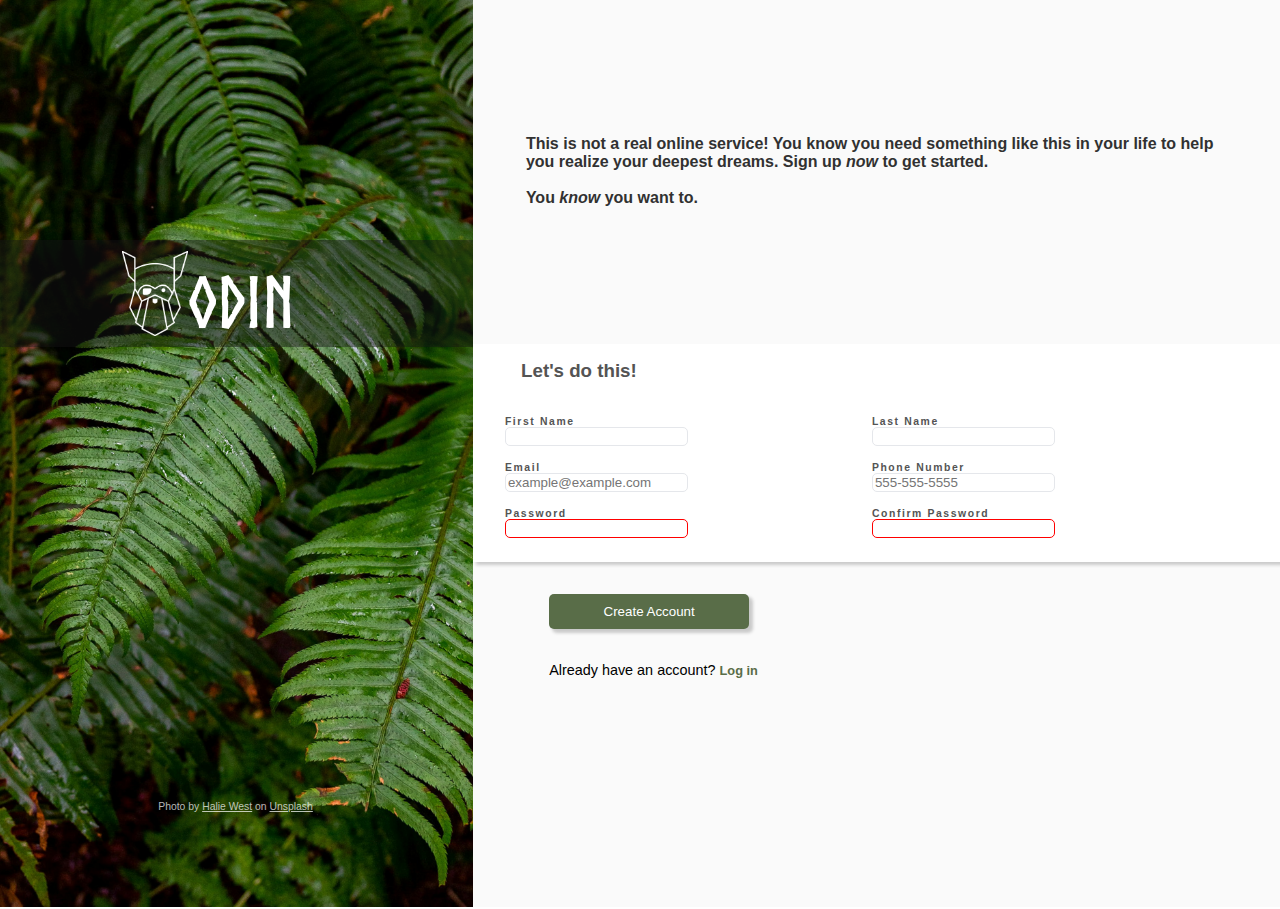
<file: index.html>
<!DOCTYPE html>
<html lang="en">
    <head>
        <meta charset="UTF-8">
        <meta name="viewport" content="width=device-width, initial-scale=1.0">
        <title>Sign Up Form</title>
        <link rel="stylesheet" href="./style.css">
        <script type="text/javascript" src="./script.js" defer></script>
    </head>
    <body>
        <div class="container">
            <p class="form-header">This is not a real online service! You know you need something like this in your life to help you realize your deepest dreams. Sign up <em>now</em> to get started.<br><br>You <em>know</em> you want to.</p>
            <span class="photo-ref-text">Photo by <a class="photo-ref-links" href="https://www.unsplash.com/@haliewestphoto">Halie West</a> on <a class="photo-ref-links" href="https://www.unsplash.com/">Unsplash</a></span>
            <form id="form-tag" class="form-tag" action="./theDatabase.theDataplace" method="post">
                <div class="form-container">
                    <h3>Let's do this!</h3>
                    <div class="form-lists">
                        <ul>
                            <li>
                                <label for="first-name">First Name</label>
                                <input type="text" id="first-name" name="first-name" minlength="1" maxlength="22" required>
                            </li>
                            <li>
                                <label for="email">Email</label>
                                <input type="email" id="email" name="email" placeholder="example@example.com" required>
                            </li>
                            <li>
                                <label for="password">Password</label>
                                <input type="password" id="password" class="password-inputs" name="password" required>
                            </li>
                        </ul>
                        <ul>
                            <li>
                                <label for="last-name">Last Name</label>
                                <input type="text" id="last-name" name="last-name" minlength="1" maxlength="22" required>
                            </li>
                            <li>
                                <label for="phone-num">Phone Number</label>
                                <input type="text" id="phone-num" name="phone-num" minlength="7" maxlength="15" placeholder="555-555-5555" required>
                            </li>
                            <li>
                                <label for="confirm-password">Confirm Password</label>
                                <input type="password" id="confirm-password" class="password-inputs" class="" name="confirm-password" required>
                            </li>
                        </ul>
                    </div>
                </div>
            </form>
        </div>
    </body>
</html>
</file>
<file: style.css>
@font-face {
    font-family: 'norse-bold';
    src: url('./fonts/Norse-Bold.otf');
    font-weight: normal;
    font-style: normal;
}

h3 {
    width: 100%;
    height: 2rem;
    margin: 0;
    padding-top: 1rem;
    padding-left: 6rem;
    text-align: left;
    background-color: white;
}

ul {
    list-style-type: none;
    padding-right: 2rem;
    margin-left: 6rem;
}

li {
    padding: .5rem;
    margin: 0rem;
    letter-spacing: .1rem;
    font-size: .65rem;
    font-weight: bold;
    font-family: Arial, Helvetica, sans-serif;
}

input {
    border: 1px solid #E5E7EB;
    border-radius: 5px;
}

input:focus {
    border: 1px solid blue;
    border-radius: 5px;
}

button {
    display: block;
    position: relative;
    right: 14rem;
    bottom: 12rem;
    background-color: #596D48;
    width: 200px;
    height: 35px;
    color: white;
    position: relative;
    border: none;
    border-radius: 5px;
    box-shadow: .2rem .2rem .2rem rgb(202, 202, 202);
}

.container {
    margin: -10px;
    display: flex;
    flex: auto;
    flex-wrap: wrap;
}

.logo-area {
    display: flex;
    flex-direction: column;
    width: 37%;
    height: 101vh;
    background-image: url('./images/leaves.jpg');
    background-repeat: no-repeat;
    background-position: center;
    background-size: cover;
    justify-content: center;
    align-items: center;
    z-index: 9;
}

.logo-banner {
    display: flex;
    flex-direction: row;
    position: relative;
    bottom: 9.6rem;
    width: 100%;
    height: 6.7rem;
    justify-content: center;
    align-items: center;
    background-color: rgba(20, 20, 20, 0.45);
}

.logo-picture {
    width: 40%;
    height: 100%;
    background-image: url('./images/odin-logo.png');
    background-repeat: no-repeat;
    background-position: right;
    background-size: contain;
    background-size: 4.1rem 5.3rem;
}

.logo-text {
    font-family: 'norse-bold', sans-serif;
    font-size: 4.4rem;
    width: 60%;
    color: white;
    text-align: left;
    padding-top: 1.1rem;
}

.photo-ref-text {
    color: rgba(255, 255, 255, 0.718);
    font-size: .65rem;
    font-weight: lighter;
    font-family: Arial, Helvetica, sans-serif;
    position: relative;
    top: 18.8rem;
}

.photo-ref-links {
    color: inherit;
}

.photo-ref-links:hover {
    color: inherit;
    text-decoration: none;
}

.photo-ref-links:active {
    color: white;
}

.photo-ref-links:visited {
    color: inherit;
}

.form-container {
    display: flex;
    flex-direction: column;
    justify-content: center;
    align-items: center;
    width: 63%;
    background-color: rgb(250, 250, 250);
}

.form-header {
    font-family: Helvetica, Arial, sans-serif;
    font-weight: 600;
    padding: 3.3rem;
    color:rgb(49, 49, 49);
    height: 40%;
}

.form-banner {
    background-color: white;
    position: relative;
    bottom: 14rem;
    width: 100%;
}

.form-tag {
    font-family: Helvetica, Arial, sans-serif;
    font-weight: lighter;
    color: rgb(84, 84, 84);
    display: flex;
    flex-wrap: wrap;
    justify-content: left;
    box-shadow: .2rem .2rem .2rem rgb(202, 202, 202);
    width: 100%;
    background-color: white;
}

.form-lists {
    background-color: white;
    display: flex;
    flex-direction: row;
}

.password-inputs:invalid {
    border: 1px solid red;
    border-radius: 5px;
}

.existing-acct-text {
    font-family: Arial, Helvetica, sans-serif;
    font-size: .9rem;
    position: relative;
    right: 14rem;
    bottom: 10rem;
}

.existing-acct-link {
    font-family: Arial, Helvetica, sans-serif;
    font-size: .8rem;
    font-weight: bold;
    position: relative;
    color: #596D48;
    right: 14rem;
    bottom: 10rem;
    text-decoration: none;
}

.existing-acct-link:active {
    color: gray;
    text-decoration: none;
}

.existing-acct-link:hover {
    color: gray;
    text-decoration: none;
}

.existing-acct-link:visited {
    color: inherit;
    text-decoration: none;
}
</file>
